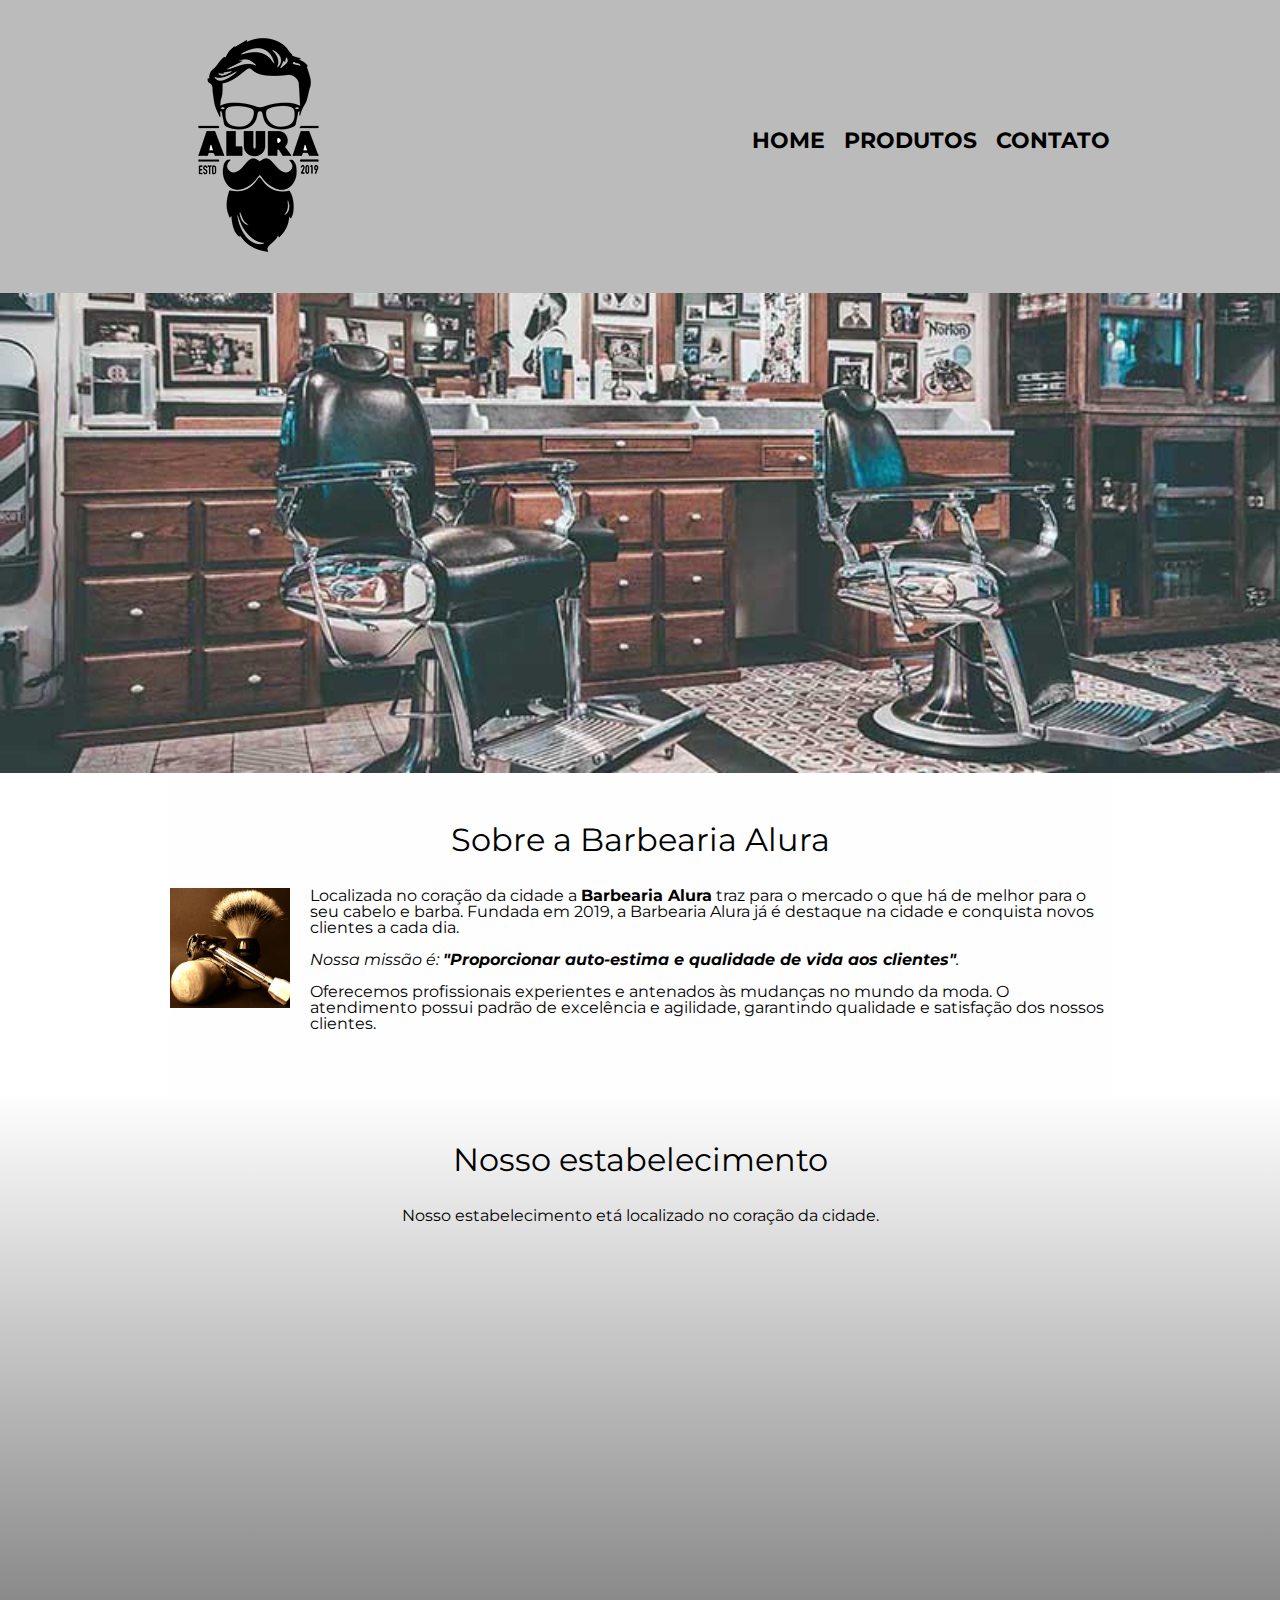
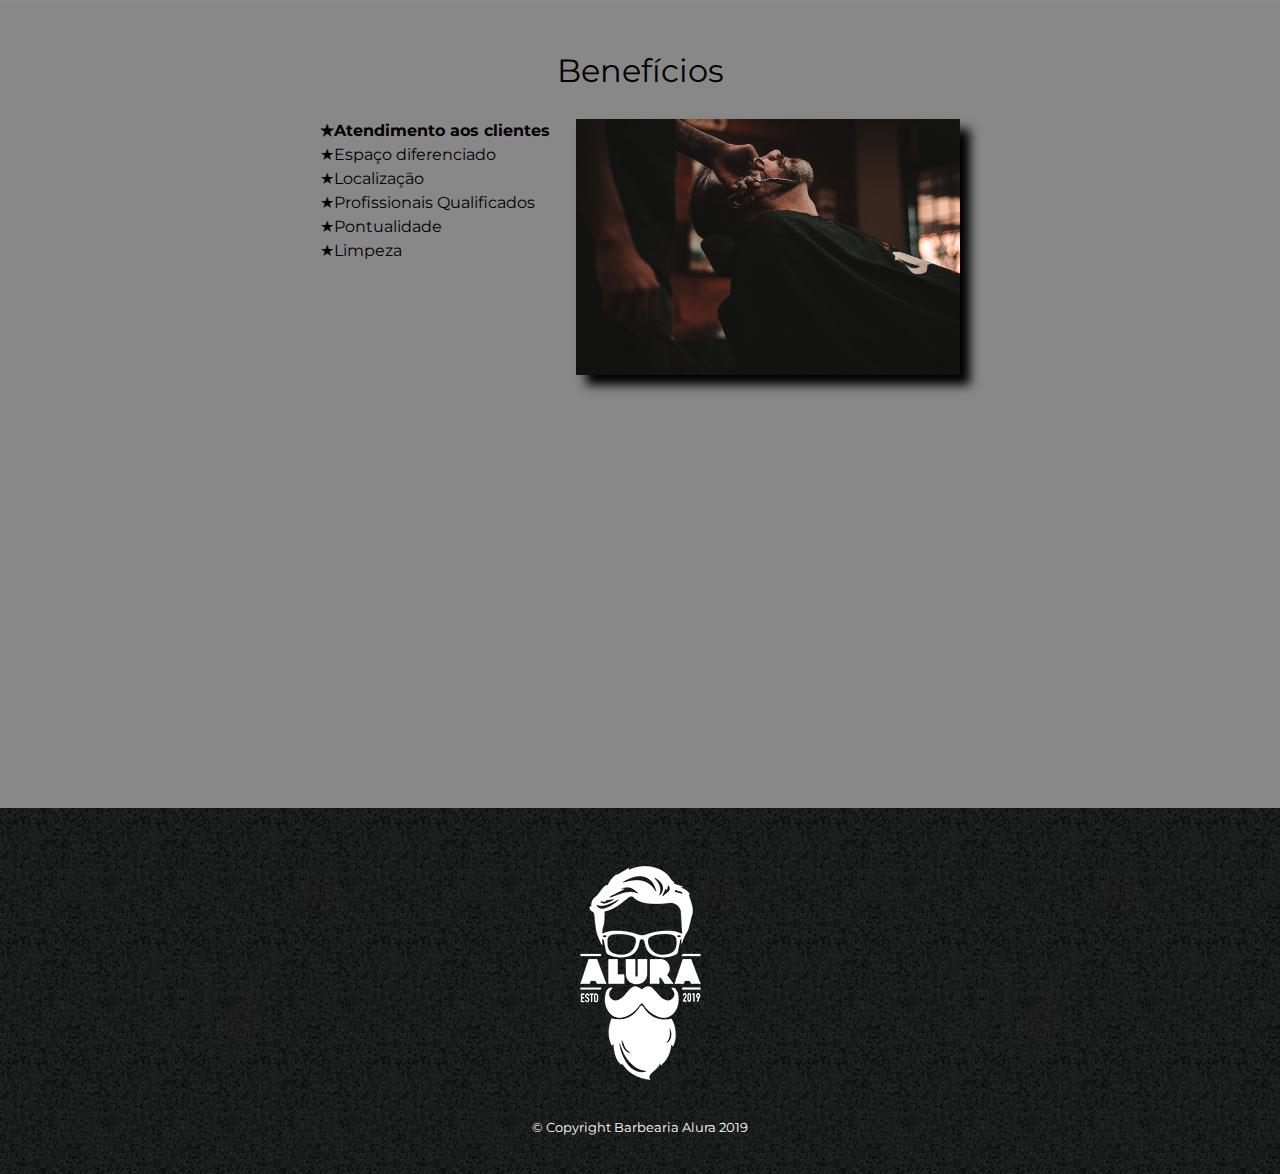
<file: barbearia_alura_3 _abas/index.html>
<!DOCTYPE html>
<html lang="pt-br">
    <head>
        <meta charset="UTF-8">
        <meta name="viewport" content="width=device-width">
        <title>Barbearia Alura</title>
        
        <link rel="stylesheet" href="reset.css">
        <link rel="stylesheet" href="style.css">
        <link rel="preconnect" href="https://fonts.googleapis.com">
        <link rel="preconnect" href="https://fonts.gstatic.com" crossorigin>
        <link href="https://fonts.googleapis.com/css2?family=Montserrat&display=swap" rel="stylesheet">
    </head>

    <body>
        <header>
            <div class="caixa">
                <h1><img src="logo.png"></h1>
                
                <nav>
                    <ul>
                        <li><a href="index.html">Home</a></li>
                        <li><a href="produtos.html">Produtos</a></li>
                        <li><a href="contato.html">Contato</a></li>
                    </ul>
                </nav>
            </div>        
        </header>

        <img class="banner" src="banner.jpg">

        <main>
            <section class="principal">
                <h2 class="titulo-principal">Sobre a Barbearia Alura</h2>

                <img class="utensilios" src="utensilios.jpg" alt="Utensilios de um barbeiro.">

                <p>Localizada no coração da cidade a <strong>Barbearia Alura</strong> traz para o mercado o que há de melhor para o seu cabelo e barba. 
                Fundada em 2019, a Barbearia Alura já é destaque na cidade e conquista novos clientes a cada dia.</p>
            
                <p id="missao"><em>Nossa missão é: <strong>"Proporcionar auto-estima e qualidade de vida aos clientes"</strong>.</em></p>
            
                <p>Oferecemos profissionais experientes e antenados às mudanças no mundo da moda. O atendimento possui padrão de excelência e agilidade, garantindo qualidade e satisfação dos nossos clientes.</p>
                </section>

                <section class="mapa">
                    <h3 class="titulo-principal">Nosso estabelecimento</h3>
                    <p>Nosso estabelecimento etá localizado no coração da cidade.</p>

                    <div class="mapa-conteudo">
                        <iframe src="https://www.google.com/maps/embed?pb=!1m18!1m12!1m3!1d117006.39488152678!2d-46.70236974179688!3d-23.5881948!2m3!1f0!2f0!3f0!3m2!1i1024!2i768!4f13.1!3m3!1m2!1s0x94ce5a2b2ed7f3a1%3A0xab35da2f5ca62674!2sCaelum%20-%20Escola%20de%20Tecnologia!5e0!3m2!1spt-BR!2sbr!4v1644929120605!5m2!1spt-BR!2sbr" width="100%" height="300" style="border:0;" allowfullscreen="" loading="lazy"></iframe>
                    </div>
                    </section>

            <section class="beneficios">
                <h3 class="titulo-principal">Benefícios</h3>

                <div class="conteudo-beneficios">
                    <ul class="lista-beneficios">
                        <li class="itens">Atendimento aos clientes</li>
                        <li class="itens">Espaço diferenciado</li>
                        <li class="itens">Localização</li>
                        <li class="itens">Profissionais Qualificados</li>
                        <li class="itens">Pontualidade</li>
                        <li class="itens">Limpeza</li>
                    </ul><img src="beneficios.jpg" class="imagem-beneficios">
                </div>
                <div class="video">
                    <iframe width="100%" height="315" src="https://www.youtube.com/embed/wcVVXUV0YUY" title="YouTube video player" frameborder="0" allow="accelerometer; autoplay; clipboard-write; encrypted-media; gyroscope; picture-in-picture" allowfullscreen></iframe>
                </div>    
            </section>  
        </main>

        <footer>
            <img src="logo-branco.png">
            <p class="copyright">&copy; Copyright Barbearia Alura 2019</p>
          </footer> 
    </body>   
</html>
</file>
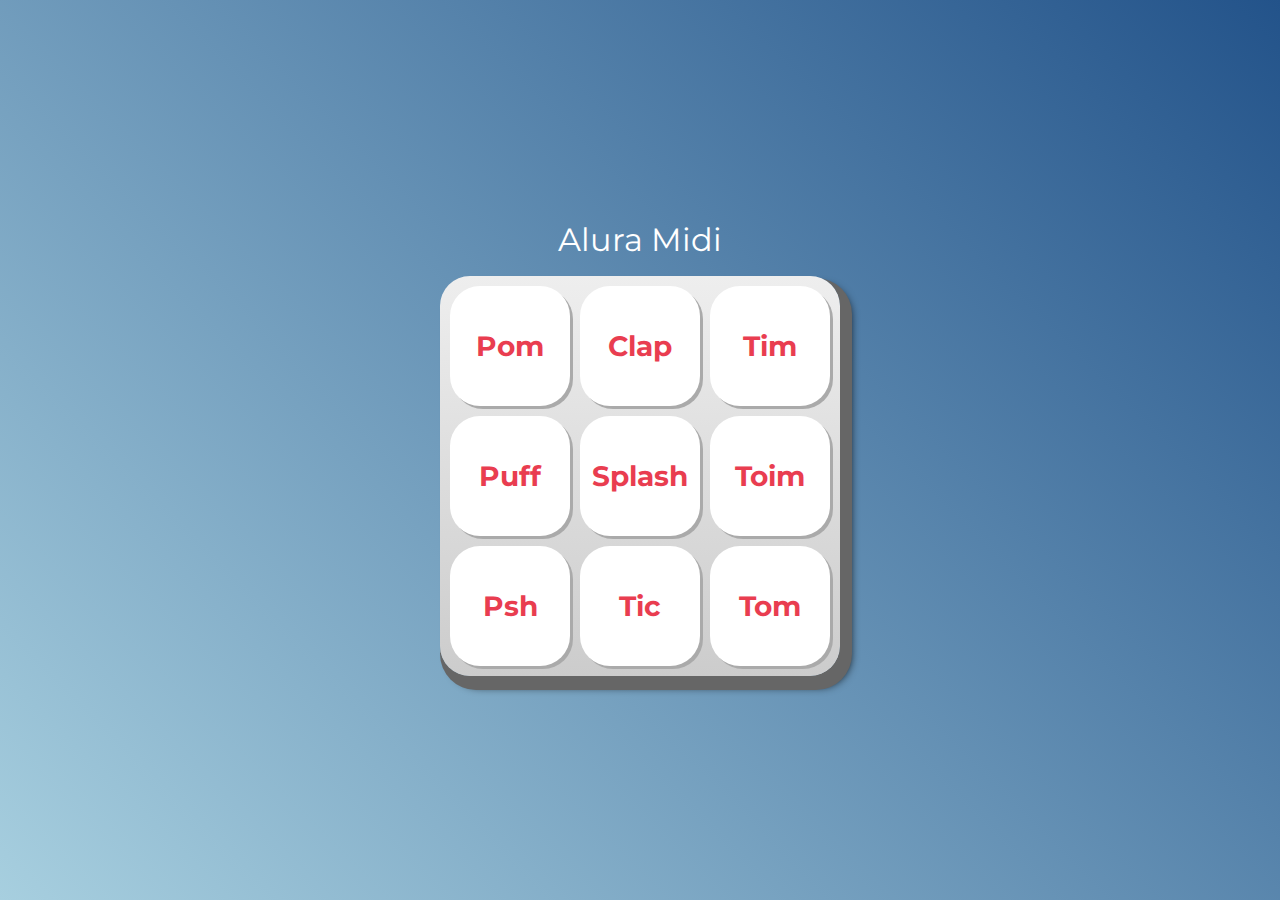
<file: midi_sounds/index.html>
<!DOCTYPE html>
<html lang="pt-BR">
<head>
    <meta charset="UTF-8">
    <meta http-equiv="X-UA-Compatible" content="IE=edge">
    <meta name="viewport" content="width=device-width, initial-scale=1.0">

    <title>Alura MIDI</title>

    <link rel="preconnect" href="https://fonts.googleapis.com">
    <link rel="preconnect" href="https://fonts.gstatic.com" crossorigin>
    <link href="https://fonts.googleapis.com/css2?family=Montserrat:wght@500;600&display=swap" rel="stylesheet">

    <link rel="icon" type="image/png" href="images/bateria.png">
    <link rel="stylesheet" href="css/reset.css">
    <link rel="stylesheet" href="css/estilos.css">
</head>
<body>

    <h1>Alura Midi</h1>

    <section class="teclado">
        <button onclick="alert('Pom')" class="tecla tecla_pom">Pom</button>
        <button class="tecla tecla_clap">Clap</button>
        <button class="tecla tecla_tim">Tim</button>

        <button class="tecla tecla_puff">Puff</button>
        <button class="tecla tecla_splash">Splash</button>
        <button class="tecla tecla_toim">Toim</button>

        <button class="tecla tecla_psh">Psh</button>
        <button class="tecla tecla_tic">Tic</button>
        <button class="tecla tecla_tom">Tom</button>
    </section>

    <audio src="sounds/keyq.wav" id="som_tecla_pom"></audio>
    <audio src="sounds/keyw.wav" id="som_tecla_clap"></audio>
    <audio src="sounds/keye.wav" id="som_tecla_tim"></audio>
    <audio src="sounds/keya.wav" id="som_tecla_puff"></audio>
    <audio src="sounds/keys.wav" id="som_tecla_splash"></audio>
    <audio src="sounds/keyd.wav" id="som_tecla_toim"></audio>
    <audio src="sounds/keyz.wav" id="som_tecla_psh"></audio>
    <audio src="sounds/keyx.wav" id="som_tecla_tic"></audio>
    <audio src="sounds/keyc.wav" id="som_tecla_tom"></audio>
    <script src="main.js"></script>
</body>
</html>
</file>
<file: barbearia_alura_3 _abas/style.css>
body {
    font-family: 'Montserrat', sans-serif;
}

header {
    background: #BBBBBB;
    padding: 20px 0;
}

.caixa {
    position: relative;
    width: 940px;
    margin: 0 auto;
}

nav {
    position: absolute;
    top: 110px;
    right: 0;
}

nav li {
    display: inline;
    margin: 0 0 0 15px; 
}

nav a {
    text-transform: uppercase;
    color: #000000;
    font-weight: bold;
    font-size: 22px;
    text-decoration: none;
}

nav a:hover {
    color: #C78C19;
    text-decoration: underline;
}

.produtos {
    width: 940px;
    margin: 0 auto;
    padding: 50px 0;
}

.produtos li {
    display: inline-block;
    text-align: center;
    width: 30%;
    vertical-align: top;
    margin: 0 1.5%;
    padding: 30px 20px;
    box-sizing: border-box;
    border: 2px solid #000000;
    border-radius: 10px;
}

.produtos li:hover {
    border-color:#C78C19;
    }

.produtos li:active {
    border-color: #08C190;
}

.produtos li:hover h2 {
    font-size: 34px;
}

.produtos h2 {
    font-size: 30px;
    font-weight: bold;
}

.produto-descricao {
    font-size: 16px;
}

.produto-preco {
    font-size: 22px;
    font-weight: bold;
    margin-top: 10px;
}

footer {
    text-align: center;
    background: url("bg.jpg");
    padding: 40px 0;
}

.copyright {
    color: #FFFFFF;
    font-size: 13px;
    margin: 20px 0 0;
}

main {
 
}

form {
    margin: 40px 0;
}

form label, form legend {
    display:block;
    font-size: 20px;
    margin: 0 0 10px;
}

.input-padrao {
    display:block;
    margin: 0 0 20px;
    padding: 10px 25px;
    width: 50%;
}

.checkbox {
    margin: 20px 0;
}

.enviar{
    width: 40%;
    padding: 15px 0;
    background: orange;
    color: white;
    font-weight: bold;
    font-size: 18px;
    border: none;
    border-radius: 5px;
    transition: 1s all;
    cursor: pointer;
}

.enviar:hover{
    background: darkorange;
    transform: scale(1.2);
}

table{
    margin: 20px 0 40px;
}

thead {
    background: #555555;
    color: white;
    font-weight: bold;
}

td, th {
    border: 1px solid #000000;
    padding: 8px 15px;
}

/*css da página inicial*/
.banner {
    width:100%;
}

.titulo-principal{
text-align: center;
font-size: 2em;
margin: 0 0 1em;
clear: left;
}


.principal {
    padding: 3em 0;
    background: #FEFEFE;
    width: 940px;
    margin: 0 auto;
}

.principal p {
    margin: 0 0 1em;
}

.principal strong {
    font-weight: bold;
}

.principal em {
    font-style: italic;
}

.utensilios{
    width: 120px;
    float: left;
    margin: 0 20px 20px 0;
}

.mapa {
    padding: 3em 0;  
    background: linear-gradient(#FEFEFE, #888888);
}

.mapa-conteudo {
    width: 940px;
    margin: 0 auto;
}

.mapa p{
    margin: 0 0 2em;
    text-align: center;
}

.beneficios {
    padding: 3em 0;
    background: #888888;
}

.conteudo-beneficios{ 
    width: 640px;
    margin: 0 auto;
}

.lista-beneficios {
    width: 40%;
    display: inline-block;
    vertical-align: top;
}

.itens{
    line-height: 1.5;
}

.itens:first-child {
    font-weight: bold;
}

.itens:before {
    content: "★"
}

.imagem-beneficios {
    width: 60%;
    opacity: 1;
    transition: 400ms;
    box-shadow: 10px 10px 10px #000000;
}

.imagem-beneficios:hover {
    opacity: 0.3;
}

.video {
    width: 560px;
    margin: 2em auto;
}

@media screen and (max-width: 490px){
    .caixa, .principal, .conteudo-beneficios, .mapa-conteudo, .video {
        width: auto;
    }
    
    h1 {
        text-align: center;
    }

    nav {
        position: static;
    }

    .lista-beneficios, .imagem-beneficios {
        width: 100%;
    }
}
</file>
<file: midi_sounds/css/estilos.css>
:root {
  --cinza: #aaa;
  --vermelha: #e93d50;
  --vermelha-escura: #af303f;
  --branca: #fff;
  --luz: rgb(229, 255, 0);
}

body {
  align-items: center;
  background: linear-gradient(45deg, #a7cfdf 0%,#23538a 100%);
  display: flex;
  justify-content: center;
  flex-direction: column;
  font-family: 'Montserrat', sans-serif;
  min-height: 100vh;
}

h1 {
  color: var(--branca);
  margin-bottom: 20px;
  font-size: 2rem;
}

.teclado {
  background: linear-gradient(to bottom, #eeeeee 0%,#cccccc 100%);
  box-shadow: 6px 8px 0 6px #666, 10px 10px 10px #000;
  border-radius: 30px;
  display: grid;
  gap: 10px;
  grid-template-columns: repeat(3, 1fr);
  padding: 10px;
}

.tecla {
  background-color: var(--branca);
  border-radius: 30px;
  box-shadow: 3px 3px 0 var(--cinza);
  color: var(--vermelha);
  cursor: pointer;
  height: 120px;
  font-size: 1.75em;
  font-weight: bold;
  line-height: 120px;
  text-align: center;
  width: 120px;
}

.tecla.ativa,
.tecla:active {
  background-color: var(--vermelha);
  border: 4px solid  var(--vermelha);
  box-shadow: 3px 3px 0 var(--vermelha-escura) inset;
  color: var(--branca);
  outline: none;
}

.tecla.focus,
.tecla:focus {
  outline: none;
  box-shadow: 1px 1px 10px var(--luz);
}

.tecla.active:focus,
.tecla:active:focus {
  box-shadow: 3px 3px 0 var(--vermelha-escura) inset, 1px 1px 10px var(--luz);
}
</file>
